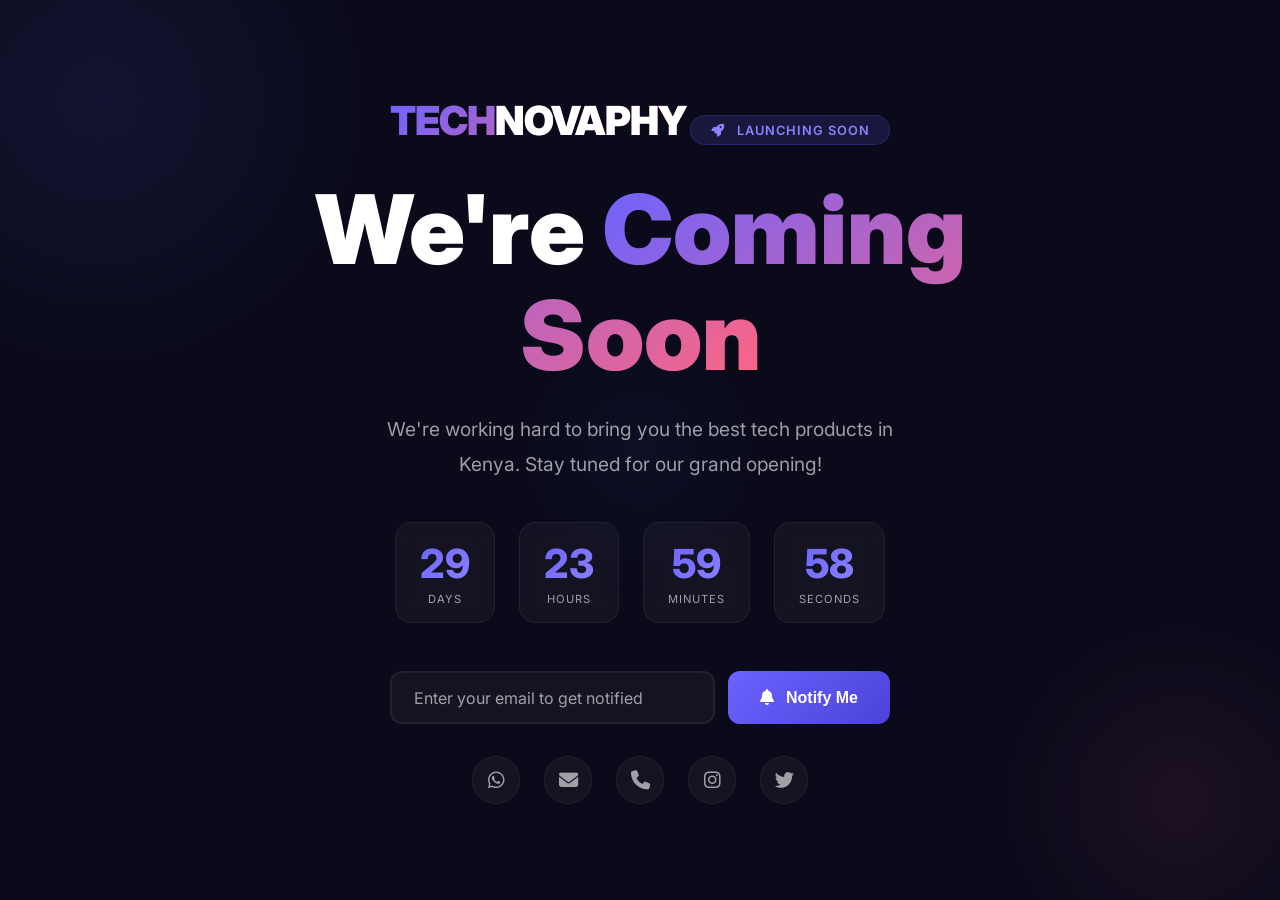
<file: shop.html>
<!DOCTYPE html>
<html lang="en">
<head>
    <meta charset="UTF-8" />
    <meta name="viewport" content="width=device-width, initial-scale=1.0" />
    <title>TechNovaphy Shop | Coming Soon</title>
    <link href="https://fonts.googleapis.com/css2?family=Inter:wght@400;500;600;700;800;900&display=swap" rel="stylesheet" />
    <link rel="stylesheet" href="https://cdnjs.cloudflare.com/ajax/libs/font-awesome/6.5.1/css/all.min.css" />
    <style>
        * {
            margin: 0;
            padding: 0;
            box-sizing: border-box;
        }

        :root {
            --primary: #6C63FF;
            --primary-light: #8B83FF;
            --primary-dark: #4A42D9;
            --accent: #FF6584;
            --bg: #0A0A1A;
            --text: #FFFFFF;
            --text-muted: rgba(255, 255, 255, 0.6);
        }

        body {
            background: var(--bg);
            color: var(--text);
            font-family: 'Inter', sans-serif;
            min-height: 100vh;
            display: flex;
            align-items: center;
            justify-content: center;
            overflow: hidden;
            position: relative;
        }

        /* Animated Background */
        .bg-animation {
            position: fixed;
            top: 0;
            left: 0;
            width: 100%;
            height: 100%;
            z-index: 0;
            overflow: hidden;
        }

        .bg-animation .circle {
            position: absolute;
            border-radius: 50%;
            background: radial-gradient(circle, rgba(108, 99, 255, 0.1), transparent 70%);
            animation: float 20s infinite ease-in-out;
        }

        .bg-animation .circle:nth-child(1) {
            width: 600px;
            height: 600px;
            top: -200px;
            left: -200px;
            animation-delay: 0s;
        }

        .bg-animation .circle:nth-child(2) {
            width: 400px;
            height: 400px;
            bottom: -100px;
            right: -100px;
            animation-delay: -5s;
            background: radial-gradient(circle, rgba(255, 101, 132, 0.08), transparent 70%);
        }

        .bg-animation .circle:nth-child(3) {
            width: 300px;
            height: 300px;
            top: 50%;
            left: 50%;
            transform: translate(-50%, -50%);
            animation-delay: -10s;
            background: radial-gradient(circle, rgba(108, 99, 255, 0.05), transparent 70%);
        }

        @keyframes float {
            0%,
            100% {
                transform: translate(0, 0) scale(1);
            }
            25% {
                transform: translate(50px, -30px) scale(1.05);
            }
            50% {
                transform: translate(-20px, 40px) scale(0.95);
            }
            75% {
                transform: translate(30px, -20px) scale(1.02);
            }
        }

        /* Main Content */
        .coming-soon {
            position: relative;
            z-index: 1;
            text-align: center;
            max-width: 800px;
            padding: 2rem;
        }

        .logo {
            font-size: 2.5rem;
            font-weight: 900;
            letter-spacing: -1px;
            background: linear-gradient(135deg, var(--primary), var(--accent));
            -webkit-background-clip: text;
            -webkit-text-fill-color: transparent;
            margin-bottom: 1.5rem;
            display: inline-block;
        }

        .logo span {
            -webkit-text-fill-color: var(--text);
            background: none;
        }

        .badge {
            display: inline-block;
            background: rgba(108, 99, 255, 0.15);
            border: 1px solid rgba(108, 99, 255, 0.2);
            padding: 0.4rem 1.2rem;
            border-radius: 50px;
            font-size: 0.8rem;
            font-weight: 600;
            color: var(--primary-light);
            letter-spacing: 1px;
            text-transform: uppercase;
            margin-bottom: 2rem;
            animation: pulse 2s infinite;
        }

        @keyframes pulse {
            0%,
            100% {
                opacity: 1;
            }
            50% {
                opacity: 0.5;
            }
        }

        .main-title {
            font-size: clamp(3rem, 8vw, 6rem);
            font-weight: 900;
            line-height: 1.1;
            margin-bottom: 1.5rem;
        }

        .main-title .highlight {
            background: linear-gradient(135deg, var(--primary), var(--accent));
            -webkit-background-clip: text;
            -webkit-text-fill-color: transparent;
        }

        .subtitle {
            font-size: 1.2rem;
            color: var(--text-muted);
            max-width: 550px;
            margin: 0 auto 2.5rem;
            line-height: 1.8;
        }

        /* Countdown Timer */
        .countdown {
            display: flex;
            justify-content: center;
            gap: 1.5rem;
            margin-bottom: 3rem;
        }

        .countdown-item {
            background: rgba(255, 255, 255, 0.04);
            border: 1px solid rgba(255, 255, 255, 0.06);
            border-radius: 16px;
            padding: 1rem 1.5rem;
            min-width: 80px;
            backdrop-filter: blur(10px);
            transition: var(--transition);
        }

        .countdown-item:hover {
            border-color: var(--primary);
            transform: translateY(-4px);
        }

        .countdown-item .number {
            font-size: 2.5rem;
            font-weight: 800;
            display: block;
            background: linear-gradient(135deg, var(--primary), var(--primary-light));
            -webkit-background-clip: text;
            -webkit-text-fill-color: transparent;
        }

        .countdown-item .label {
            font-size: 0.7rem;
            text-transform: uppercase;
            letter-spacing: 1px;
            color: var(--text-muted);
            margin-top: 0.3rem;
            display: block;
        }

        /* Notify Form */
        .notify-form {
            display: flex;
            gap: 0.8rem;
            max-width: 500px;
            margin: 0 auto 2rem;
        }

        .notify-form input {
            flex: 1;
            padding: 0.9rem 1.4rem;
            border: 2px solid rgba(255, 255, 255, 0.06);
            border-radius: 12px;
            background: rgba(255, 255, 255, 0.04);
            color: var(--text);
            font-family: inherit;
            font-size: 1rem;
            transition: all 0.3s;
        }

        .notify-form input:focus {
            outline: none;
            border-color: var(--primary);
            box-shadow: 0 0 30px rgba(108, 99, 255, 0.1);
        }

        .notify-form input::placeholder {
            color: var(--text-muted);
        }

        .notify-form button {
            padding: 0.9rem 2rem;
            background: linear-gradient(135deg, var(--primary), var(--primary-dark));
            border: none;
            border-radius: 12px;
            color: #fff;
            font-weight: 700;
            cursor: pointer;
            transition: all 0.3s;
            font-size: 1rem;
            white-space: nowrap;
        }

        .notify-form button:hover {
            transform: scale(1.03);
            box-shadow: 0 0 30px rgba(108, 99, 255, 0.3);
        }

        .notify-form button:disabled {
            opacity: 0.6;
            cursor: not-allowed;
            transform: none;
        }

        .status-message {
            padding: 0.8rem;
            border-radius: 10px;
            margin-top: 0.5rem;
            font-weight: 600;
            display: none;
        }

        .status-message.success {
            display: block;
            background: rgba(16, 185, 129, 0.15);
            color: #34D399;
            border: 1px solid rgba(16, 185, 129, 0.2);
        }

        .status-message.error {
            display: block;
            background: rgba(239, 68, 68, 0.15);
            color: #F87171;
            border: 1px solid rgba(239, 68, 68, 0.2);
        }

        /* Social Links */
        .social-links {
            display: flex;
            justify-content: center;
            gap: 1.5rem;
            margin-top: 1rem;
        }

        .social-links a {
            width: 48px;
            height: 48px;
            border-radius: 50%;
            background: rgba(255, 255, 255, 0.04);
            border: 1px solid rgba(255, 255, 255, 0.06);
            display: flex;
            align-items: center;
            justify-content: center;
            color: var(--text-muted);
            font-size: 1.2rem;
            transition: all 0.3s;
            text-decoration: none;
        }

        .social-links a:hover {
            background: var(--primary);
            color: #fff;
            border-color: var(--primary);
            transform: translateY(-4px);
            box-shadow: 0 8px 30px rgba(108, 99, 255, 0.3);
        }

        /* Responsive */
        @media (max-width: 768px) {
            .countdown {
                gap: 0.8rem;
                flex-wrap: wrap;
            }

            .countdown-item {
                min-width: 60px;
                padding: 0.8rem 1rem;
            }

            .countdown-item .number {
                font-size: 1.8rem;
            }

            .notify-form {
                flex-direction: column;
            }

            .notify-form button {
                width: 100%;
                justify-content: center;
            }

            .main-title {
                font-size: clamp(2.5rem, 10vw, 3.5rem);
            }
        }

        @media (max-width: 480px) {
            .countdown-item {
                min-width: 50px;
                padding: 0.6rem 0.8rem;
            }

            .countdown-item .number {
                font-size: 1.4rem;
            }

            .logo {
                font-size: 1.8rem;
            }
        }
    </style>
</head>
<body>

    <!-- Animated Background -->
    <div class="bg-animation">
        <div class="circle"></div>
        <div class="circle"></div>
        <div class="circle"></div>
    </div>

    <!-- Main Content -->
    <div class="coming-soon">
        <!-- Logo -->
        <div class="logo">TECH<span>NOVAPHY</span></div>

        <!-- Badge -->
        <div class="badge">
            <i class="fas fa-rocket" style="margin-right: 0.5rem;"></i> Launching Soon
        </div>

        <!-- Title -->
        <h1 class="main-title">
            We're <span class="highlight">Coming Soon</span>
        </h1>

        <!-- Subtitle -->
        <p class="subtitle">
            We're working hard to bring you the best tech products in Kenya.
            Stay tuned for our grand opening!
        </p>

        <!-- Countdown Timer -->
        <div class="countdown" id="countdown">
            <div class="countdown-item">
                <span class="number" id="days">00</span>
                <span class="label">Days</span>
            </div>
            <div class="countdown-item">
                <span class="number" id="hours">00</span>
                <span class="label">Hours</span>
            </div>
            <div class="countdown-item">
                <span class="number" id="minutes">00</span>
                <span class="label">Minutes</span>
            </div>
            <div class="countdown-item">
                <span class="number" id="seconds">00</span>
                <span class="label">Seconds</span>
            </div>
        </div>

        <!-- Notify Form -->
        <form class="notify-form" id="notifyForm">
            <input type="email" id="emailInput" placeholder="Enter your email to get notified" required />
            <button type="submit" id="notifyBtn">
                <i class="fas fa-bell" style="margin-right: 0.5rem;"></i> Notify Me
            </button>
        </form>

        <div class="status-message" id="statusMessage"></div>

        <!-- Social Links -->
        <div class="social-links">
            <a href="https://wa.me/254799269573" target="_blank" aria-label="WhatsApp">
                <i class="fab fa-whatsapp"></i>
            </a>
            <a href="mailto:technovaphysolutions@gmail.com" target="_blank" aria-label="Email">
                <i class="fas fa-envelope"></i>
            </a>
            <a href="tel:+254799269573" target="_blank" aria-label="Phone">
                <i class="fas fa-phone"></i>
            </a>
            <a href="#" target="_blank" aria-label="Instagram">
                <i class="fab fa-instagram"></i>
            </a>
            <a href="#" target="_blank" aria-label="Twitter">
                <i class="fab fa-twitter"></i>
            </a>
        </div>
    </div>

    <script>
        // ============================================================
        //  COUNTDOWN TIMER (30 days from now)
        // ============================================================
        function startCountdown() {
            const targetDate = new Date();
            targetDate.setDate(targetDate.getDate() + 30); // 30 days from now

            function updateCountdown() {
                const now = new Date().getTime();
                const distance = targetDate.getTime() - now;

                if (distance < 0) {
                    document.getElementById('days').textContent = '00';
                    document.getElementById('hours').textContent = '00';
                    document.getElementById('minutes').textContent = '00';
                    document.getElementById('seconds').textContent = '00';
                    return;
                }

                const days = Math.floor(distance / (1000 * 60 * 60 * 24));
                const hours = Math.floor((distance % (1000 * 60 * 60 * 24)) / (1000 * 60 * 60));
                const minutes = Math.floor((distance % (1000 * 60 * 60)) / (1000 * 60));
                const seconds = Math.floor((distance % (1000 * 60)) / 1000);

                document.getElementById('days').textContent = String(days).padStart(2, '0');
                document.getElementById('hours').textContent = String(hours).padStart(2, '0');
                document.getElementById('minutes').textContent = String(minutes).padStart(2, '0');
                document.getElementById('seconds').textContent = String(seconds).padStart(2, '0');
            }

            updateCountdown();
            setInterval(updateCountdown, 1000);
        }

        startCountdown();

        // ============================================================
        //  NOTIFY FORM
        // ============================================================
        const form = document.getElementById('notifyForm');
        const emailInput = document.getElementById('emailInput');
        const notifyBtn = document.getElementById('notifyBtn');
        const statusMessage = document.getElementById('statusMessage');

        form.addEventListener('submit', function(e) {
            e.preventDefault();

            const email = emailInput.value.trim();

            if (!email) {
                showStatus('Please enter your email address.', 'error');
                return;
            }

            if (!email.includes('@') || !email.includes('.')) {
                showStatus('Please enter a valid email address.', 'error');
                return;
            }

            // Disable button
            notifyBtn.disabled = true;
            notifyBtn.innerHTML = '<i class="fas fa-spinner fa-spin"></i> Subscribing...';

            // Simulate API call (replace with your actual EmailJS or backend)
            setTimeout(() => {
                showStatus('✅ Thank you! We\'ll notify you when we launch.', 'success');
                emailInput.value = '';
                notifyBtn.disabled = false;
                notifyBtn.innerHTML = '<i class="fas fa-bell"></i> Notify Me';

                // Reset after 5 seconds
                setTimeout(() => {
                    statusMessage.className = 'status-message';
                    statusMessage.style.display = 'none';
                }, 5000);
            }, 1500);
        });

        function showStatus(message, type) {
            statusMessage.textContent = message;
            statusMessage.className = 'status-message ' + type;
            statusMessage.style.display = 'block';
        }
    </script>

</body>
    </html>
</file>
